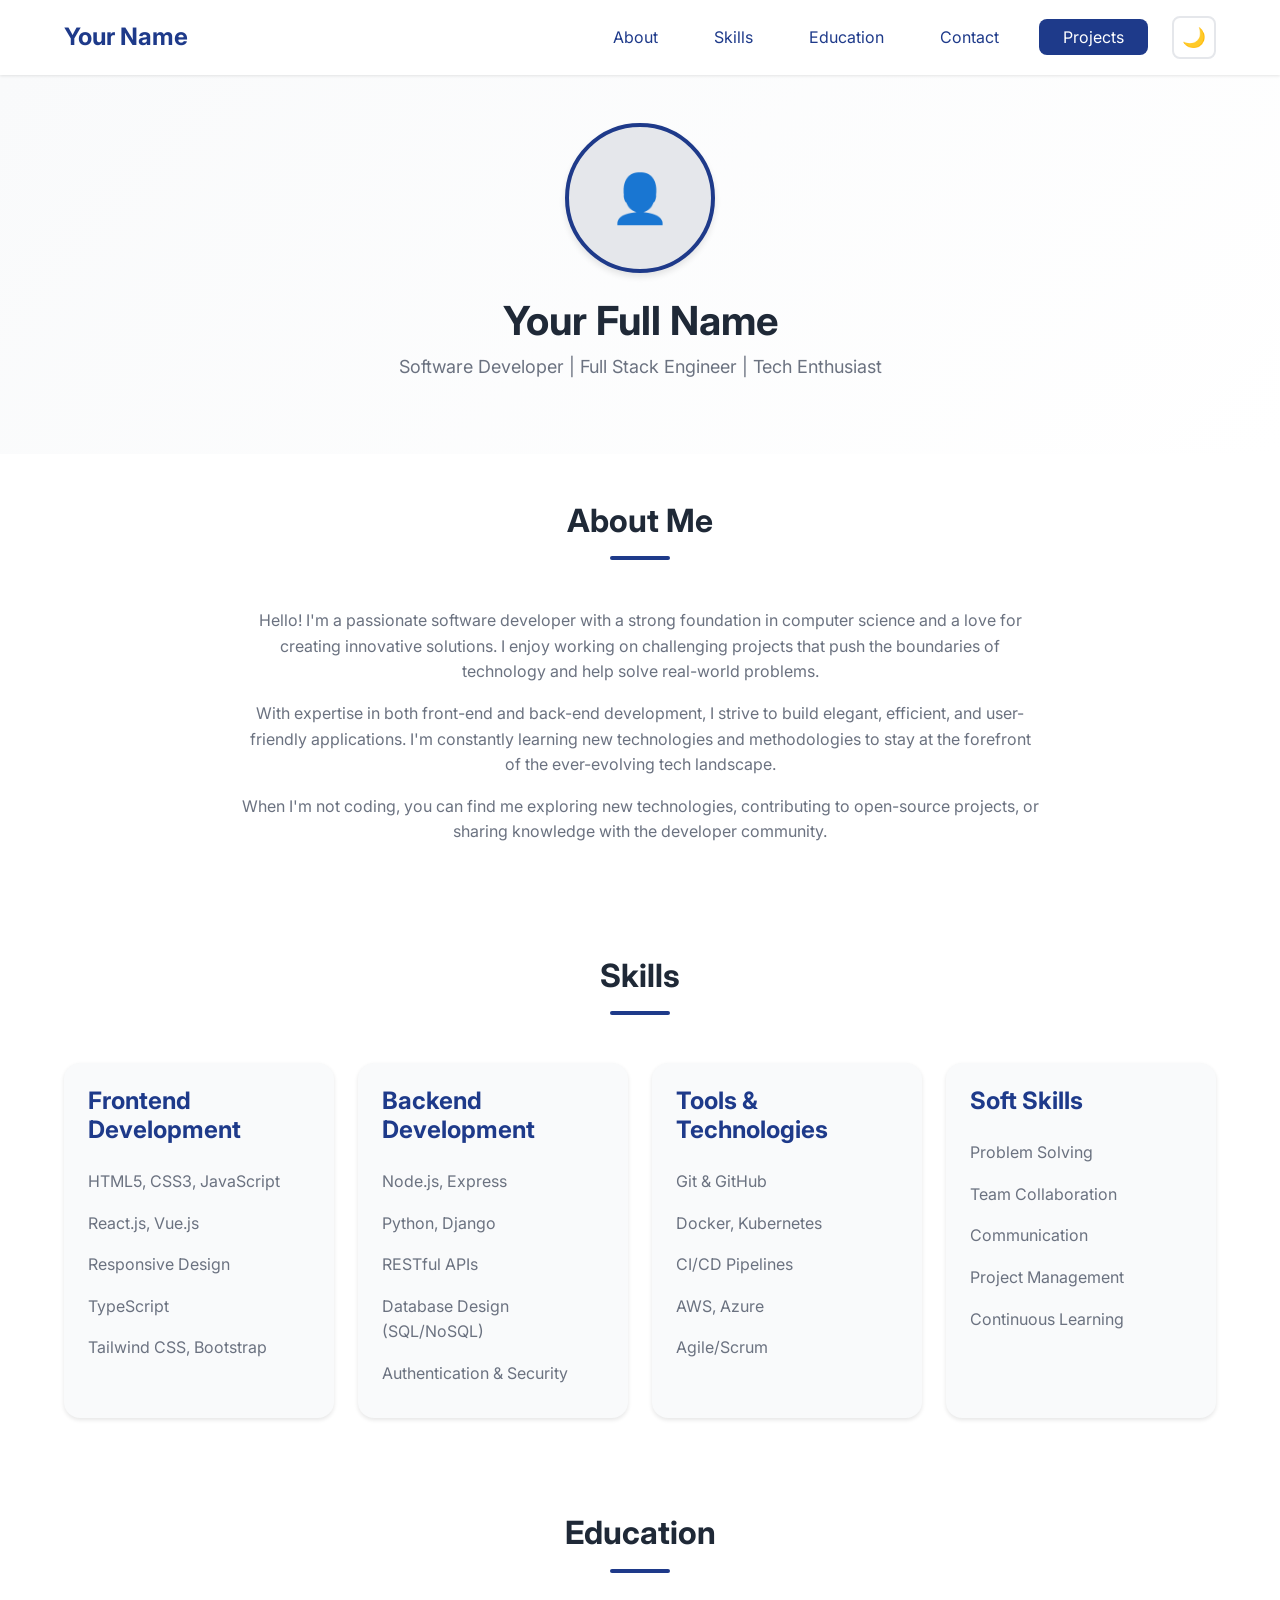
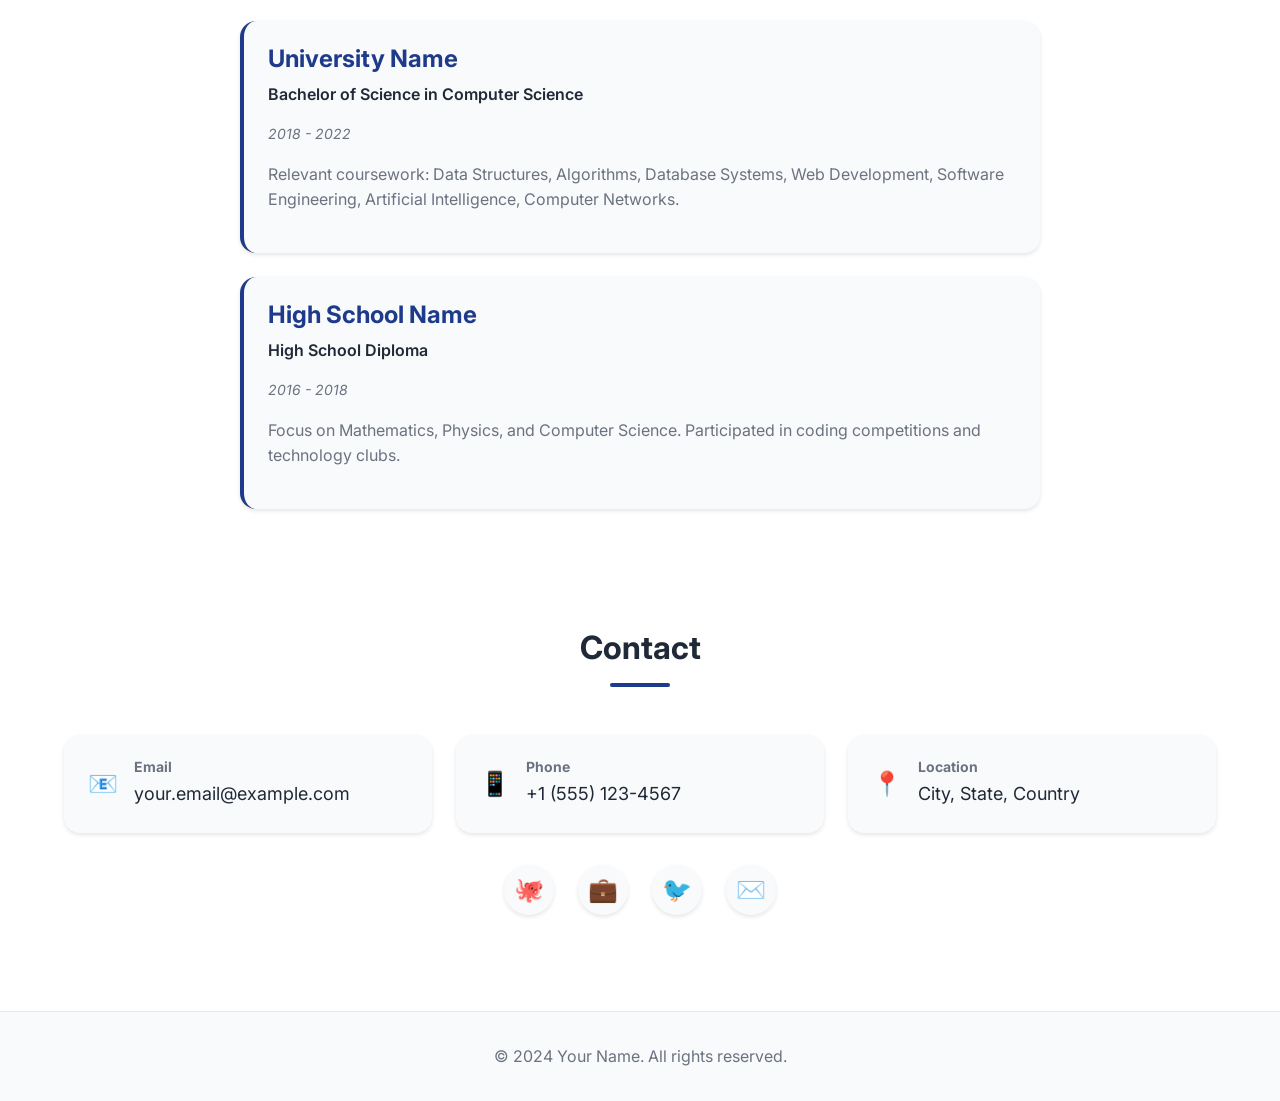
<file: index.html>
<!DOCTYPE html>
<html lang="en">
<head>
  <meta charset="UTF-8">
  <meta name="viewport" content="width=device-width, initial-scale=1.0">
  <meta name="description" content="Professional resume and portfolio website">
  <title>Your Name - Professional Resume</title>
  
  <!-- Google Fonts -->
  <link rel="preconnect" href="https://fonts.googleapis.com">
  <link rel="preconnect" href="https://fonts.gstatic.com" crossorigin>
  <link href="https://fonts.googleapis.com/css2?family=Inter:wght@300;400;600;700&display=swap" rel="stylesheet">
  
  <!-- Stylesheet -->
  <link rel="stylesheet" href="css/styles.css">
</head>
<body>
  <!-- Header & Navigation -->
  <header class="header">
    <nav class="nav-container">
      <div class="logo">Your Name</div>
      <button class="menu-toggle" aria-label="Toggle menu">
        <span class="hamburger"></span>
      </button>
      <ul class="nav-menu">
        <li><a href="#about" class="nav-link">About</a></li>
        <li><a href="#skills" class="nav-link">Skills</a></li>
        <li><a href="#education" class="nav-link">Education</a></li>
        <li><a href="#contact" class="nav-link">Contact</a></li>
        <li><a href="projects.html" class="nav-link nav-button">Projects</a></li>
        <li><button class="theme-toggle" aria-label="Toggle theme">🌙</button></li>
      </ul>
    </nav>
  </header>

  <!-- Hero/Profile Section -->
  <section class="hero">
    <div class="container">
      <div class="profile-photo">👤</div>
      <h1>Your Full Name</h1>
      <p class="tagline">Software Developer | Full Stack Engineer | Tech Enthusiast</p>
    </div>
  </section>

  <!-- About Me Section -->
  <section id="about" class="section">
    <div class="container">
      <h2 class="section-title">About Me</h2>
      <div class="about-content">
        <p>
          Hello! I'm a passionate software developer with a strong foundation in computer science and a love for creating innovative solutions. 
          I enjoy working on challenging projects that push the boundaries of technology and help solve real-world problems.
        </p>
        <p>
          With expertise in both front-end and back-end development, I strive to build elegant, efficient, and user-friendly applications. 
          I'm constantly learning new technologies and methodologies to stay at the forefront of the ever-evolving tech landscape.
        </p>
        <p>
          When I'm not coding, you can find me exploring new technologies, contributing to open-source projects, or sharing knowledge with the developer community.
        </p>
      </div>
    </div>
  </section>

  <!-- Skills Section -->
  <section id="skills" class="section">
    <div class="container">
      <h2 class="section-title">Skills</h2>
      <div class="skills-grid">
        <div class="skill-category">
          <h3>Frontend Development</h3>
          <ul class="skill-list">
            <li class="skill-item">HTML5, CSS3, JavaScript</li>
            <li class="skill-item">React.js, Vue.js</li>
            <li class="skill-item">Responsive Design</li>
            <li class="skill-item">TypeScript</li>
            <li class="skill-item">Tailwind CSS, Bootstrap</li>
          </ul>
        </div>
        <div class="skill-category">
          <h3>Backend Development</h3>
          <ul class="skill-list">
            <li class="skill-item">Node.js, Express</li>
            <li class="skill-item">Python, Django</li>
            <li class="skill-item">RESTful APIs</li>
            <li class="skill-item">Database Design (SQL/NoSQL)</li>
            <li class="skill-item">Authentication & Security</li>
          </ul>
        </div>
        <div class="skill-category">
          <h3>Tools & Technologies</h3>
          <ul class="skill-list">
            <li class="skill-item">Git & GitHub</li>
            <li class="skill-item">Docker, Kubernetes</li>
            <li class="skill-item">CI/CD Pipelines</li>
            <li class="skill-item">AWS, Azure</li>
            <li class="skill-item">Agile/Scrum</li>
          </ul>
        </div>
        <div class="skill-category">
          <h3>Soft Skills</h3>
          <ul class="skill-list">
            <li class="skill-item">Problem Solving</li>
            <li class="skill-item">Team Collaboration</li>
            <li class="skill-item">Communication</li>
            <li class="skill-item">Project Management</li>
            <li class="skill-item">Continuous Learning</li>
          </ul>
        </div>
      </div>
    </div>
  </section>

  <!-- Education Section -->
  <section id="education" class="section">
    <div class="container">
      <h2 class="section-title">Education</h2>
      <div class="education-timeline">
        <div class="education-item">
          <h3>University Name</h3>
          <p class="degree">Bachelor of Science in Computer Science</p>
          <p class="year">2018 - 2022</p>
          <p>
            Relevant coursework: Data Structures, Algorithms, Database Systems, Web Development, 
            Software Engineering, Artificial Intelligence, Computer Networks.
          </p>
        </div>
        <div class="education-item">
          <h3>High School Name</h3>
          <p class="degree">High School Diploma</p>
          <p class="year">2016 - 2018</p>
          <p>
            Focus on Mathematics, Physics, and Computer Science. Participated in coding competitions 
            and technology clubs.
          </p>
        </div>
      </div>
    </div>
  </section>

  <!-- Contact Section -->
  <section id="contact" class="section">
    <div class="container">
      <h2 class="section-title">Contact</h2>
      <div class="contact-grid">
        <div class="contact-item">
          <span class="contact-icon">📧</span>
          <div class="contact-info">
            <h4>Email</h4>
            <p>your.email@example.com</p>
          </div>
        </div>
        <div class="contact-item">
          <span class="contact-icon">📱</span>
          <div class="contact-info">
            <h4>Phone</h4>
            <p>+1 (555) 123-4567</p>
          </div>
        </div>
        <div class="contact-item">
          <span class="contact-icon">📍</span>
          <div class="contact-info">
            <h4>Location</h4>
            <p>City, State, Country</p>
          </div>
        </div>
      </div>
      
      <!-- Social Links -->
      <div class="social-links">
        <a href="https://github.com/yourusername" class="social-link" target="_blank" rel="noopener" aria-label="GitHub">
          <span>🐙</span>
        </a>
        <a href="https://linkedin.com/in/yourusername" class="social-link" target="_blank" rel="noopener" aria-label="LinkedIn">
          <span>💼</span>
        </a>
        <a href="https://twitter.com/yourusername" class="social-link" target="_blank" rel="noopener" aria-label="Twitter">
          <span>🐦</span>
        </a>
        <a href="mailto:your.email@example.com" class="social-link" aria-label="Email">
          <span>✉️</span>
        </a>
      </div>
    </div>
  </section>

  <!-- Footer -->
  <footer class="footer">
    <div class="container">
      <p>&copy; 2024 Your Name. All rights reserved.</p>
    </div>
  </footer>

  <!-- JavaScript -->
  <script src="js/main.js"></script>
</body>
</html>
</file>
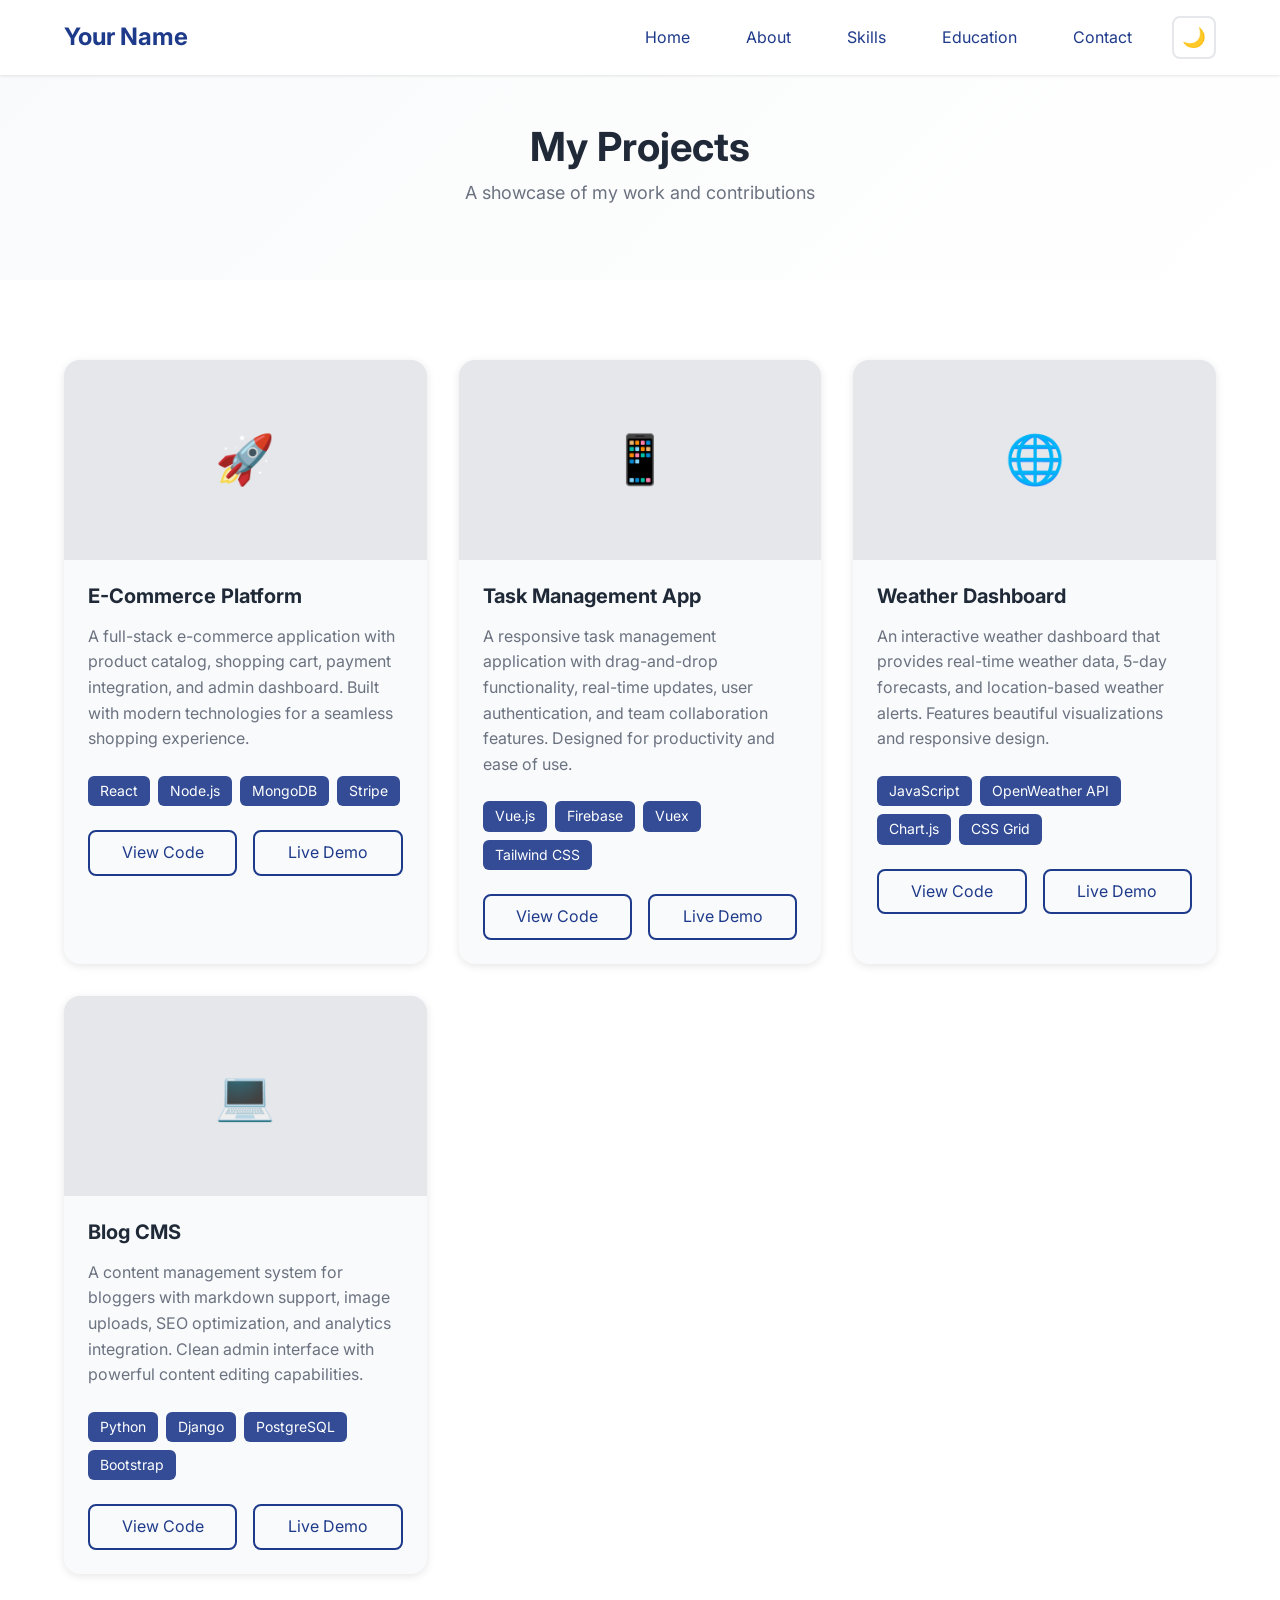
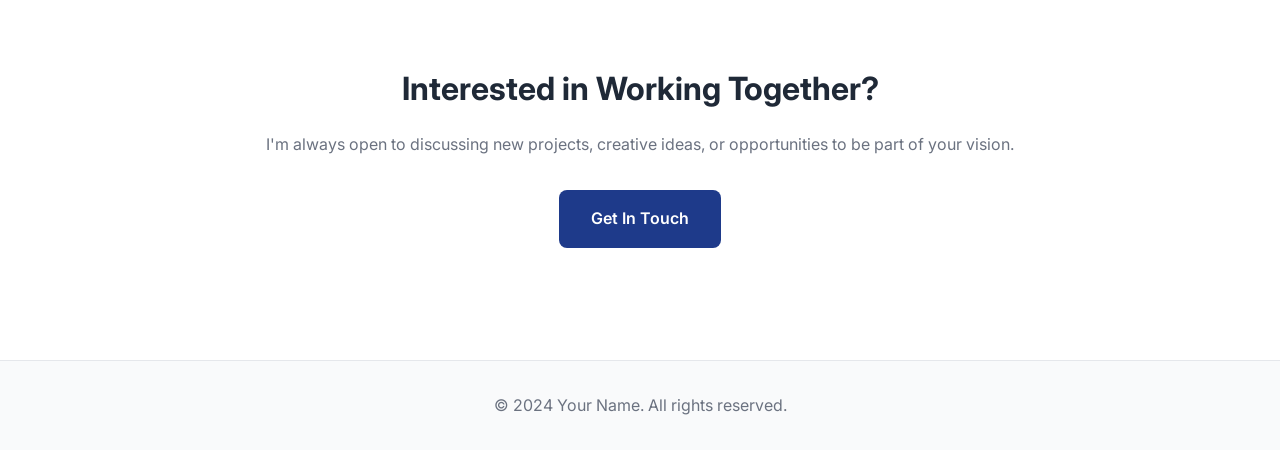
<file: projects.html>
<!DOCTYPE html>
<html lang="en">
<head>
  <meta charset="UTF-8">
  <meta name="viewport" content="width=device-width, initial-scale=1.0">
  <meta name="description" content="Portfolio projects showcase">
  <title>Projects - Your Name</title>
  
  <!-- Google Fonts -->
  <link rel="preconnect" href="https://fonts.googleapis.com">
  <link rel="preconnect" href="https://fonts.gstatic.com" crossorigin>
  <link href="https://fonts.googleapis.com/css2?family=Inter:wght@300;400;600;700&display=swap" rel="stylesheet">
  
  <!-- Stylesheet -->
  <link rel="stylesheet" href="css/styles.css">
</head>
<body>
  <!-- Header & Navigation -->
  <header class="header">
    <nav class="nav-container">
      <div class="logo">Your Name</div>
      <button class="menu-toggle" aria-label="Toggle menu">
        <span class="hamburger"></span>
      </button>
      <ul class="nav-menu">
        <li><a href="index.html" class="nav-link">Home</a></li>
        <li><a href="index.html#about" class="nav-link">About</a></li>
        <li><a href="index.html#skills" class="nav-link">Skills</a></li>
        <li><a href="index.html#education" class="nav-link">Education</a></li>
        <li><a href="index.html#contact" class="nav-link">Contact</a></li>
        <li><button class="theme-toggle" aria-label="Toggle theme">🌙</button></li>
      </ul>
    </nav>
  </header>

  <!-- Projects Hero Section -->
  <section class="hero">
    <div class="container">
      <h1>My Projects</h1>
      <p class="tagline">A showcase of my work and contributions</p>
    </div>
  </section>

  <!-- Projects Grid Section -->
  <section class="section">
    <div class="container">
      <div class="projects-grid">
        
        <!-- Project Card 1 -->
        <article class="project-card">
          <div class="project-image">🚀</div>
          <div class="project-content">
            <h3 class="project-title">E-Commerce Platform</h3>
            <p class="project-description">
              A full-stack e-commerce application with product catalog, shopping cart, 
              payment integration, and admin dashboard. Built with modern technologies 
              for a seamless shopping experience.
            </p>
            <div class="project-tags">
              <span class="tag">React</span>
              <span class="tag">Node.js</span>
              <span class="tag">MongoDB</span>
              <span class="tag">Stripe</span>
            </div>
            <div class="project-links">
              <a href="https://github.com/yourusername/project1" class="project-link" target="_blank" rel="noopener">
                View Code
              </a>
              <a href="https://project1-demo.example.com" class="project-link" target="_blank" rel="noopener">
                Live Demo
              </a>
            </div>
          </div>
        </article>

        <!-- Project Card 2 -->
        <article class="project-card">
          <div class="project-image">📱</div>
          <div class="project-content">
            <h3 class="project-title">Task Management App</h3>
            <p class="project-description">
              A responsive task management application with drag-and-drop functionality, 
              real-time updates, user authentication, and team collaboration features. 
              Designed for productivity and ease of use.
            </p>
            <div class="project-tags">
              <span class="tag">Vue.js</span>
              <span class="tag">Firebase</span>
              <span class="tag">Vuex</span>
              <span class="tag">Tailwind CSS</span>
            </div>
            <div class="project-links">
              <a href="https://github.com/yourusername/project2" class="project-link" target="_blank" rel="noopener">
                View Code
              </a>
              <a href="https://project2-demo.example.com" class="project-link" target="_blank" rel="noopener">
                Live Demo
              </a>
            </div>
          </div>
        </article>

        <!-- Project Card 3 -->
        <article class="project-card">
          <div class="project-image">🌐</div>
          <div class="project-content">
            <h3 class="project-title">Weather Dashboard</h3>
            <p class="project-description">
              An interactive weather dashboard that provides real-time weather data, 
              5-day forecasts, and location-based weather alerts. Features beautiful 
              visualizations and responsive design.
            </p>
            <div class="project-tags">
              <span class="tag">JavaScript</span>
              <span class="tag">OpenWeather API</span>
              <span class="tag">Chart.js</span>
              <span class="tag">CSS Grid</span>
            </div>
            <div class="project-links">
              <a href="https://github.com/yourusername/project3" class="project-link" target="_blank" rel="noopener">
                View Code
              </a>
              <a href="https://project3-demo.example.com" class="project-link" target="_blank" rel="noopener">
                Live Demo
              </a>
            </div>
          </div>
        </article>

        <!-- Project Card 4 -->
        <article class="project-card">
          <div class="project-image">💻</div>
          <div class="project-content">
            <h3 class="project-title">Blog CMS</h3>
            <p class="project-description">
              A content management system for bloggers with markdown support, 
              image uploads, SEO optimization, and analytics integration. 
              Clean admin interface with powerful content editing capabilities.
            </p>
            <div class="project-tags">
              <span class="tag">Python</span>
              <span class="tag">Django</span>
              <span class="tag">PostgreSQL</span>
              <span class="tag">Bootstrap</span>
            </div>
            <div class="project-links">
              <a href="https://github.com/yourusername/project4" class="project-link" target="_blank" rel="noopener">
                View Code
              </a>
              <a href="https://project4-demo.example.com" class="project-link" target="_blank" rel="noopener">
                Live Demo
              </a>
            </div>
          </div>
        </article>

      </div>
    </div>
  </section>

  <!-- Call to Action -->
  <section class="section" style="text-align: center; padding-bottom: 4rem;">
    <div class="container">
      <h2>Interested in Working Together?</h2>
      <p style="margin-bottom: 2rem; color: var(--text-secondary);">
        I'm always open to discussing new projects, creative ideas, or opportunities to be part of your vision.
      </p>
      <a href="index.html#contact" class="btn">Get In Touch</a>
    </div>
  </section>

  <!-- Footer -->
  <footer class="footer">
    <div class="container">
      <p>&copy; 2024 Your Name. All rights reserved.</p>
    </div>
  </footer>

  <!-- JavaScript -->
  <script src="js/main.js"></script>
</body>
</html>
</file>
<file: css/styles.css>
/* ===================================
   CSS Variables for Theme Customization
   =================================== */
:root {
  /* Color Palette */
  --primary-color: #1e3a8a;
  --primary-dark: #1e40af;
  --accent-color: #3b82f6;
  --text-primary: #1f2937;
  --text-secondary: #6b7280;
  --background: #ffffff;
  --surface: #f9fafb;
  --border: #e5e7eb;
  --shadow: rgba(0, 0, 0, 0.1);
  
  /* Typography */
  --font-primary: 'Inter', -apple-system, BlinkMacSystemFont, 'Segoe UI', sans-serif;
  --font-size-base: 16px;
  --font-size-small: 0.875rem;
  --font-size-large: 1.125rem;
  --font-size-h1: 2.5rem;
  --font-size-h2: 2rem;
  --font-size-h3: 1.5rem;
  
  /* Spacing */
  --spacing-xs: 0.5rem;
  --spacing-sm: 1rem;
  --spacing-md: 1.5rem;
  --spacing-lg: 2rem;
  --spacing-xl: 3rem;
  
  /* Border Radius */
  --radius-sm: 0.375rem;
  --radius-md: 0.5rem;
  --radius-lg: 1rem;
  
  /* Transitions */
  --transition-fast: 0.15s ease;
  --transition-base: 0.3s ease;
  --transition-slow: 0.5s ease;
}

/* Dark Mode Variables */
[data-theme="dark"] {
  --primary-color: #3b82f6;
  --primary-dark: #2563eb;
  --accent-color: #60a5fa;
  --text-primary: #f9fafb;
  --text-secondary: #d1d5db;
  --background: #111827;
  --surface: #1f2937;
  --border: #374151;
  --shadow: rgba(0, 0, 0, 0.3);
}

/* ===================================
   Global Styles
   =================================== */
* {
  margin: 0;
  padding: 0;
  box-sizing: border-box;
}

html {
  scroll-behavior: smooth;
  font-size: var(--font-size-base);
}

body {
  font-family: var(--font-primary);
  color: var(--text-primary);
  background-color: var(--background);
  line-height: 1.6;
  transition: background-color var(--transition-base), color var(--transition-base);
}

/* ===================================
   Typography
   =================================== */
h1, h2, h3, h4, h5, h6 {
  font-weight: 700;
  line-height: 1.2;
  margin-bottom: var(--spacing-md);
}

h1 {
  font-size: var(--font-size-h1);
}

h2 {
  font-size: var(--font-size-h2);
}

h3 {
  font-size: var(--font-size-h3);
}

p {
  margin-bottom: var(--spacing-sm);
  color: var(--text-secondary);
}

a {
  color: var(--primary-color);
  text-decoration: none;
  transition: color var(--transition-fast);
}

a:hover {
  color: var(--accent-color);
}

/* ===================================
   Header & Navigation
   =================================== */
.header {
  background-color: var(--background);
  box-shadow: 0 1px 3px var(--shadow);
  position: sticky;
  top: 0;
  z-index: 1000;
  transition: background-color var(--transition-base);
}

.nav-container {
  max-width: 1200px;
  margin: 0 auto;
  padding: var(--spacing-sm) var(--spacing-md);
  display: flex;
  justify-content: space-between;
  align-items: center;
}

.logo {
  font-size: 1.5rem;
  font-weight: 700;
  color: var(--primary-color);
}

.nav-menu {
  display: flex;
  list-style: none;
  gap: var(--spacing-md);
  align-items: center;
}

.nav-link {
  padding: var(--spacing-xs) var(--spacing-sm);
  border-radius: var(--radius-sm);
  transition: background-color var(--transition-fast);
}

.nav-link:hover {
  background-color: var(--surface);
}

.nav-button {
  padding: var(--spacing-xs) var(--spacing-md);
  background-color: var(--primary-color);
  color: white;
  border-radius: var(--radius-md);
  transition: background-color var(--transition-fast), transform var(--transition-fast);
}

.nav-button:hover {
  background-color: var(--primary-dark);
  transform: translateY(-2px);
}

/* Mobile Menu Toggle */
.menu-toggle {
  display: none;
  background: none;
  border: none;
  cursor: pointer;
  padding: var(--spacing-xs);
}

.hamburger {
  display: block;
  width: 25px;
  height: 2px;
  background-color: var(--text-primary);
  position: relative;
  transition: background-color var(--transition-fast);
}

.hamburger::before,
.hamburger::after {
  content: '';
  position: absolute;
  width: 25px;
  height: 2px;
  background-color: var(--text-primary);
  transition: transform var(--transition-base);
}

.hamburger::before {
  top: -8px;
}

.hamburger::after {
  bottom: -8px;
}

.menu-toggle.active .hamburger {
  background-color: transparent;
}

.menu-toggle.active .hamburger::before {
  transform: rotate(45deg) translate(5px, 5px);
}

.menu-toggle.active .hamburger::after {
  transform: rotate(-45deg) translate(6px, -6px);
}

/* Theme Toggle */
.theme-toggle {
  background: none;
  border: 2px solid var(--border);
  border-radius: var(--radius-md);
  padding: var(--spacing-xs);
  cursor: pointer;
  font-size: 1.2rem;
  transition: border-color var(--transition-fast);
}

.theme-toggle:hover {
  border-color: var(--primary-color);
}

/* ===================================
   Container & Layout
   =================================== */
.container {
  max-width: 1200px;
  margin: 0 auto;
  padding: 0 var(--spacing-md);
}

.section {
  padding: var(--spacing-xl) 0;
}

.section-title {
  text-align: center;
  margin-bottom: var(--spacing-xl);
  color: var(--text-primary);
  position: relative;
}

.section-title::after {
  content: '';
  display: block;
  width: 60px;
  height: 4px;
  background-color: var(--primary-color);
  margin: var(--spacing-sm) auto 0;
  border-radius: var(--radius-sm);
}

/* ===================================
   Hero/Profile Section
   =================================== */
.hero {
  text-align: center;
  padding: var(--spacing-xl) 0;
  background: linear-gradient(135deg, var(--surface) 0%, var(--background) 100%);
}

.profile-photo {
  width: 150px;
  height: 150px;
  border-radius: 50%;
  margin: 0 auto var(--spacing-md);
  border: 4px solid var(--primary-color);
  object-fit: cover;
  box-shadow: 0 4px 6px var(--shadow);
  background-color: var(--border);
  display: flex;
  align-items: center;
  justify-content: center;
  font-size: 3rem;
  color: var(--text-secondary);
}

.hero h1 {
  margin-bottom: var(--spacing-xs);
}

.hero .tagline {
  font-size: var(--font-size-large);
  color: var(--text-secondary);
  margin-bottom: var(--spacing-md);
}

/* ===================================
   About Section
   =================================== */
.about-content {
  max-width: 800px;
  margin: 0 auto;
  text-align: center;
}

/* ===================================
   Skills Section
   =================================== */
.skills-grid {
  display: grid;
  grid-template-columns: repeat(auto-fit, minmax(250px, 1fr));
  gap: var(--spacing-md);
  margin-top: var(--spacing-lg);
}

.skill-category {
  background-color: var(--surface);
  padding: var(--spacing-md);
  border-radius: var(--radius-lg);
  box-shadow: 0 2px 4px var(--shadow);
  transition: transform var(--transition-base), box-shadow var(--transition-base);
}

.skill-category:hover {
  transform: translateY(-5px);
  box-shadow: 0 4px 12px var(--shadow);
}

.skill-category h3 {
  color: var(--primary-color);
  margin-bottom: var(--spacing-sm);
}

.skill-list {
  list-style: none;
}

.skill-item {
  padding: var(--spacing-xs) 0;
  color: var(--text-secondary);
}

/* ===================================
   Education Section
   =================================== */
.education-timeline {
  max-width: 800px;
  margin: 0 auto;
}

.education-item {
  background-color: var(--surface);
  padding: var(--spacing-md);
  border-radius: var(--radius-lg);
  margin-bottom: var(--spacing-md);
  border-left: 4px solid var(--primary-color);
  box-shadow: 0 2px 4px var(--shadow);
  transition: transform var(--transition-base), box-shadow var(--transition-base);
}

.education-item:hover {
  transform: translateX(5px);
  box-shadow: 0 4px 8px var(--shadow);
}

.education-item h3 {
  color: var(--primary-color);
  margin-bottom: var(--spacing-xs);
}

.education-item .degree {
  font-weight: 600;
  color: var(--text-primary);
}

.education-item .year {
  color: var(--text-secondary);
  font-size: var(--font-size-small);
  font-style: italic;
}

/* ===================================
   Contact Section
   =================================== */
.contact-grid {
  display: grid;
  grid-template-columns: repeat(auto-fit, minmax(250px, 1fr));
  gap: var(--spacing-md);
  margin-top: var(--spacing-lg);
}

.contact-item {
  display: flex;
  align-items: center;
  gap: var(--spacing-sm);
  padding: var(--spacing-md);
  background-color: var(--surface);
  border-radius: var(--radius-lg);
  box-shadow: 0 2px 4px var(--shadow);
  transition: transform var(--transition-base);
}

.contact-item:hover {
  transform: translateY(-3px);
}

.contact-icon {
  font-size: 1.5rem;
  color: var(--primary-color);
}

.contact-info h4 {
  font-size: 0.875rem;
  color: var(--text-secondary);
  margin-bottom: 0.25rem;
}

.contact-info p {
  font-size: var(--font-size-large);
  color: var(--text-primary);
  margin: 0;
}

/* ===================================
   Social Links
   =================================== */
.social-links {
  display: flex;
  justify-content: center;
  gap: var(--spacing-md);
  margin-top: var(--spacing-lg);
}

.social-link {
  display: flex;
  align-items: center;
  justify-content: center;
  width: 50px;
  height: 50px;
  background-color: var(--surface);
  border-radius: 50%;
  font-size: 1.5rem;
  color: var(--primary-color);
  box-shadow: 0 2px 4px var(--shadow);
  transition: transform var(--transition-base), background-color var(--transition-base);
}

.social-link:hover {
  transform: translateY(-5px);
  background-color: var(--primary-color);
  color: white;
}

/* ===================================
   Projects Grid
   =================================== */
.projects-grid {
  display: grid;
  grid-template-columns: repeat(auto-fill, minmax(300px, 1fr));
  gap: var(--spacing-lg);
  margin-top: var(--spacing-lg);
}

.project-card {
  background-color: var(--surface);
  border-radius: var(--radius-lg);
  overflow: hidden;
  box-shadow: 0 2px 8px var(--shadow);
  transition: transform var(--transition-base), box-shadow var(--transition-base);
}

.project-card:hover {
  transform: translateY(-10px);
  box-shadow: 0 8px 24px var(--shadow);
}

.project-image {
  width: 100%;
  height: 200px;
  background-color: var(--border);
  display: flex;
  align-items: center;
  justify-content: center;
  color: var(--text-secondary);
  font-size: 3rem;
}

.project-content {
  padding: var(--spacing-md);
}

.project-title {
  font-size: 1.25rem;
  margin-bottom: var(--spacing-sm);
  color: var(--text-primary);
}

.project-description {
  color: var(--text-secondary);
  margin-bottom: var(--spacing-md);
}

.project-tags {
  display: flex;
  flex-wrap: wrap;
  gap: var(--spacing-xs);
  margin-bottom: var(--spacing-md);
}

.tag {
  padding: 0.25rem 0.75rem;
  background-color: var(--primary-color);
  color: white;
  border-radius: var(--radius-sm);
  font-size: var(--font-size-small);
  opacity: 0.9;
}

.project-links {
  display: flex;
  gap: var(--spacing-sm);
}

.project-link {
  flex: 1;
  text-align: center;
  padding: var(--spacing-xs) var(--spacing-sm);
  border: 2px solid var(--primary-color);
  color: var(--primary-color);
  border-radius: var(--radius-md);
  transition: background-color var(--transition-fast), color var(--transition-fast);
}

.project-link:hover {
  background-color: var(--primary-color);
  color: white;
}

/* ===================================
   Buttons
   =================================== */
.btn {
  display: inline-block;
  padding: var(--spacing-sm) var(--spacing-lg);
  background-color: var(--primary-color);
  color: white;
  border-radius: var(--radius-md);
  font-weight: 600;
  text-align: center;
  cursor: pointer;
  border: none;
  transition: background-color var(--transition-fast), transform var(--transition-fast);
}

.btn:hover {
  background-color: var(--primary-dark);
  transform: translateY(-2px);
  color: white;
}

.btn-outline {
  background-color: transparent;
  color: var(--primary-color);
  border: 2px solid var(--primary-color);
}

.btn-outline:hover {
  background-color: var(--primary-color);
  color: white;
}

/* ===================================
   Footer
   =================================== */
.footer {
  background-color: var(--surface);
  padding: var(--spacing-lg) 0;
  text-align: center;
  margin-top: var(--spacing-xl);
  border-top: 1px solid var(--border);
}

.footer p {
  color: var(--text-secondary);
  margin: 0;
}

/* ===================================
   Responsive Design
   =================================== */
@media (max-width: 768px) {
  :root {
    --font-size-h1: 2rem;
    --font-size-h2: 1.5rem;
    --font-size-h3: 1.25rem;
  }
  
  .menu-toggle {
    display: block;
  }
  
  .nav-menu {
    position: fixed;
    left: -100%;
    top: 60px;
    flex-direction: column;
    background-color: var(--background);
    width: 100%;
    text-align: center;
    transition: left var(--transition-base);
    box-shadow: 0 10px 27px var(--shadow);
    padding: var(--spacing-md) 0;
  }
  
  .nav-menu.active {
    left: 0;
  }
  
  .nav-link {
    width: 100%;
    padding: var(--spacing-sm);
  }
  
  .skills-grid,
  .contact-grid {
    grid-template-columns: 1fr;
  }
  
  .projects-grid {
    grid-template-columns: 1fr;
  }
  
  .section {
    padding: var(--spacing-lg) 0;
  }
}

@media (max-width: 480px) {
  .container {
    padding: 0 var(--spacing-sm);
  }
  
  .profile-photo {
    width: 120px;
    height: 120px;
  }
  
  .social-links {
    flex-wrap: wrap;
  }
}

/* ===================================
   Animations
   =================================== */
@keyframes fadeInUp {
  from {
    opacity: 0;
    transform: translateY(20px);
  }
  to {
    opacity: 1;
    transform: translateY(0);
  }
}

.fade-in-up {
  animation: fadeInUp var(--transition-slow) ease;
}

/* Smooth Transitions */
* {
  transition-property: background-color, color, border-color;
  transition-duration: var(--transition-base);
}
</file>
